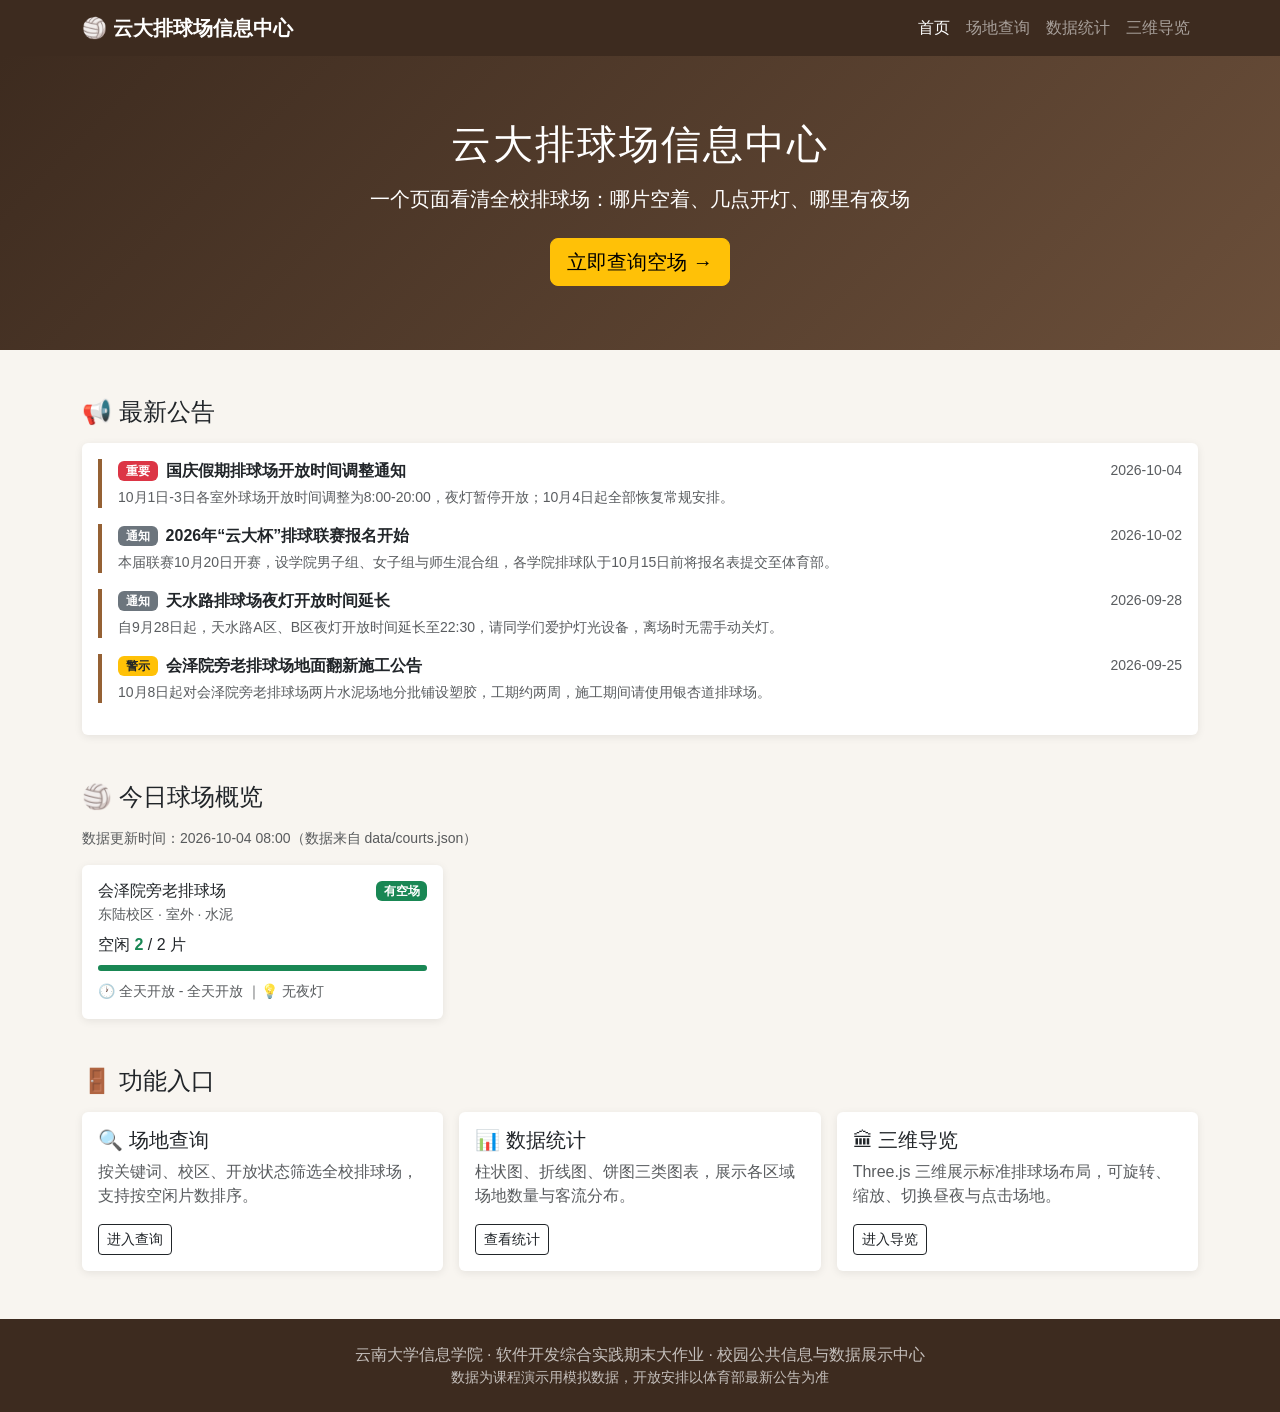
<file: index.html>
<!DOCTYPE html>
<html lang="zh-CN">
<head>
  <meta charset="UTF-8">
  <!-- 响应式适配手机的关键 meta 标签 -->
  <meta name="viewport" content="width=device-width, initial-scale=1.0">
  <title>云大排球场信息中心 - 首页</title>
  <link rel="stylesheet" href="libs/css/bootstrap.min.css">
  <link rel="stylesheet" href="css/style.css">
</head>
<body>
  <!-- ============ 导航栏（语义化：nav） ============ -->
  <nav class="navbar navbar-expand-lg navbar-dark fixed-top">
    <div class="container">
      <a class="navbar-brand" href="index.html">🏐 云大排球场信息中心</a>
      <button class="navbar-toggler" type="button" data-bs-toggle="collapse" data-bs-target="#mainNav"
              aria-controls="mainNav" aria-expanded="false" aria-label="切换导航">
        <span class="navbar-toggler-icon"></span>
      </button>
      <div class="collapse navbar-collapse" id="mainNav">
        <ul class="navbar-nav ms-auto">
          <li class="nav-item"><a class="nav-link active" href="index.html">首页</a></li>
          <li class="nav-item"><a class="nav-link" href="courts.html">场地查询</a></li>
          <li class="nav-item"><a class="nav-link" href="stats.html">数据统计</a></li>
          <li class="nav-item"><a class="nav-link" href="3d.html">三维导览</a></li>
        </ul>
      </div>
    </div>
  </nav>

  <!-- ============ 首页大标题区（语义化：header） ============ -->
  <header class="hero">
    <div class="container">
      <h1>云大排球场信息中心</h1>
      <p class="lead mt-3">一个页面看清全校排球场：哪片空着、几点开灯、哪里有夜场</p>
      <a href="courts.html" class="btn btn-warning btn-lg mt-2">立即查询空场 →</a>
    </div>
  </header>

  <!-- ============ 主体内容（语义化：main） ============ -->
  <main class="container my-5">

    <!-- 数据加载失败提示（错误提示之一） -->
    <div id="index-error" class="alert alert-danger error-alert" role="alert"></div>

    <!-- 公告栏 -->
    <section aria-labelledby="ann-title" class="mb-5">
      <h2 id="ann-title" class="h4 mb-3">📢 最新公告</h2>
      <div class="card"><div class="card-body" id="announcement-list">
        <div class="empty-tip">公告加载中…</div>
      </div></div>
    </section>

    <!-- 排球场概览卡片（只显示有空场的场地，最多6个） -->
    <section aria-labelledby="overview-title">
      <h2 id="overview-title" class="h4 mb-3">🏐 今日球场概览</h2>
      <p class="text-muted small">数据更新时间：<span id="update-time">加载中…</span>（数据来自 data/courts.json）</p>
      <div class="row g-3" id="overview-cards"></div>
    </section>

    <!-- 功能入口 -->
    <section aria-labelledby="entry-title" class="mt-5">
      <h2 id="entry-title" class="h4 mb-3">🚪 功能入口</h2>
      <div class="row g-3">
        <div class="col-md-4">
          <div class="card h-100"><div class="card-body">
            <h3 class="h5">🔍 场地查询</h3>
            <p class="text-muted">按关键词、校区、开放状态筛选全校排球场，支持按空闲片数排序。</p>
            <a href="courts.html" class="btn btn-outline-dark btn-sm">进入查询</a>
          </div></div>
        </div>
        <div class="col-md-4">
          <div class="card h-100"><div class="card-body">
            <h3 class="h5">📊 数据统计</h3>
            <p class="text-muted">柱状图、折线图、饼图三类图表，展示各区域场地数量与客流分布。</p>
            <a href="stats.html" class="btn btn-outline-dark btn-sm">查看统计</a>
          </div></div>
        </div>
        <div class="col-md-4">
          <div class="card h-100"><div class="card-body">
            <h3 class="h5">🏛 三维导览</h3>
            <p class="text-muted">Three.js 三维展示标准排球场布局，可旋转、缩放、切换昼夜与点击场地。</p>
            <a href="3d.html" class="btn btn-outline-dark btn-sm">进入导览</a>
          </div></div>
        </div>
      </div>
    </section>
  </main>

  <!-- ============ 页脚（语义化：footer） ============ -->
  <footer>
    <div class="container">
      <p class="mb-0">云南大学信息学院 · 软件开发综合实践期末大作业 · 校园公共信息与数据展示中心</p>
      <p class="mb-0 small">数据为课程演示用模拟数据，开放安排以体育部最新公告为准</p>
    </div>
  </footer>

  <script src="libs/js/jquery.min.js"></script>
  <script src="libs/js/bootstrap.bundle.min.js"></script>
  <script src="js/common.js"></script>
  <script src="js/index.js"></script>
</body>
</html>
</file>
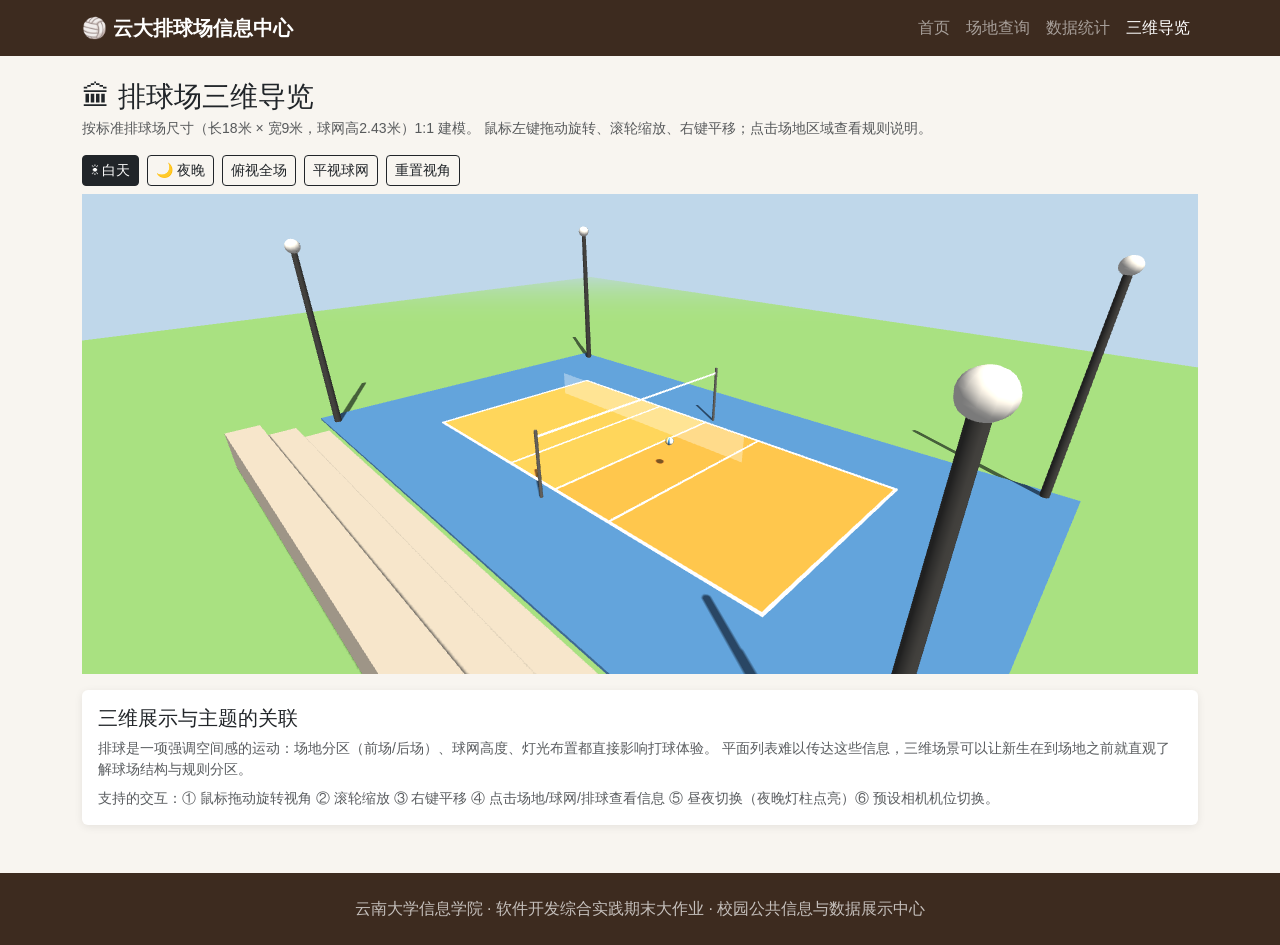
<file: 3d.html>
<!DOCTYPE html>
<html lang="zh-CN">
<head>
  <meta charset="UTF-8">
  <meta name="viewport" content="width=device-width, initial-scale=1.0">
  <title>云大排球场信息中心 - 三维导览</title>
  <link rel="stylesheet" href="libs/css/bootstrap.min.css">
  <link rel="stylesheet" href="css/style.css">
</head>
<body>
  <!-- ============ 导航栏 ============ -->
  <nav class="navbar navbar-expand-lg navbar-dark fixed-top">
    <div class="container">
      <a class="navbar-brand" href="index.html">🏐 云大排球场信息中心</a>
      <button class="navbar-toggler" type="button" data-bs-toggle="collapse" data-bs-target="#mainNav"
              aria-controls="mainNav" aria-expanded="false" aria-label="切换导航">
        <span class="navbar-toggler-icon"></span>
      </button>
      <div class="collapse navbar-collapse" id="mainNav">
        <ul class="navbar-nav ms-auto">
          <li class="nav-item"><a class="nav-link" href="index.html">首页</a></li>
          <li class="nav-item"><a class="nav-link" href="courts.html">场地查询</a></li>
          <li class="nav-item"><a class="nav-link" href="stats.html">数据统计</a></li>
          <li class="nav-item"><a class="nav-link active" href="3d.html">三维导览</a></li>
        </ul>
      </div>
    </div>
  </nav>

  <!-- ============ 主体：Three.js 排球场场景 ============ -->
  <main class="container my-4">
    <h1 class="h3 mb-1">🏛 排球场三维导览</h1>
    <p class="text-muted small mb-3">
      按标准排球场尺寸（长18米 × 宽9米，球网高2.43米）1:1 建模。
      鼠标左键拖动旋转、滚轮缩放、右键平移；点击场地区域查看规则说明。
    </p>

    <!-- 操作按钮（三维交互控制） -->
    <div class="mb-2 d-flex flex-wrap gap-2">
      <button id="btn-day" class="btn btn-outline-dark btn-sm active">☀ 白天</button>
      <button id="btn-night" class="btn btn-outline-dark btn-sm">🌙 夜晚</button>
      <button id="btn-top" class="btn btn-outline-dark btn-sm">俯视全场</button>
      <button id="btn-net" class="btn btn-outline-dark btn-sm">平视球网</button>
      <button id="btn-reset" class="btn btn-outline-dark btn-sm">重置视角</button>
    </div>

    <!-- 三维场景容器（WebGL 画布将插入此处） -->
    <div id="scene-container">
      <!-- 点击场地后显示的信息面板 -->
      <div id="court-info-panel" role="status">
        <button type="button" id="panel-close" class="btn-close btn-sm float-end" aria-label="关闭"></button>
        <h2 class="h6 mb-1" id="panel-title">-</h2>
        <p class="mb-0 small text-muted" id="panel-desc">-</p>
      </div>
    </div>

    <!-- 场景说明 -->
    <section class="card mt-3"><div class="card-body">
      <h2 class="h5">三维展示与主题的关联</h2>
      <p class="small mb-2 text-muted">
        排球是一项强调空间感的运动：场地分区（前场/后场）、球网高度、灯光布置都直接影响打球体验。
        平面列表难以传达这些信息，三维场景可以让新生在到场地之前就直观了解球场结构与规则分区。
      </p>
      <p class="small mb-0 text-muted">
        支持的交互：① 鼠标拖动旋转视角 ② 滚轮缩放 ③ 右键平移 ④ 点击场地/球网/排球查看信息
        ⑤ 昼夜切换（夜晚灯柱点亮）⑥ 预设相机机位切换。
      </p>
    </div></section>
  </main>

  <footer>
    <div class="container">
      <p class="mb-0">云南大学信息学院 · 软件开发综合实践期末大作业 · 校园公共信息与数据展示中心</p>
    </div>
  </footer>

  <script src="libs/js/jquery.min.js"></script>
  <script src="libs/js/bootstrap.bundle.min.js"></script>
  <script src="libs/js/three.min.js"></script>
  <script src="libs/js/OrbitControls.js"></script>
  <script src="js/scene3d.js"></script>
</body>
</html>
</file>
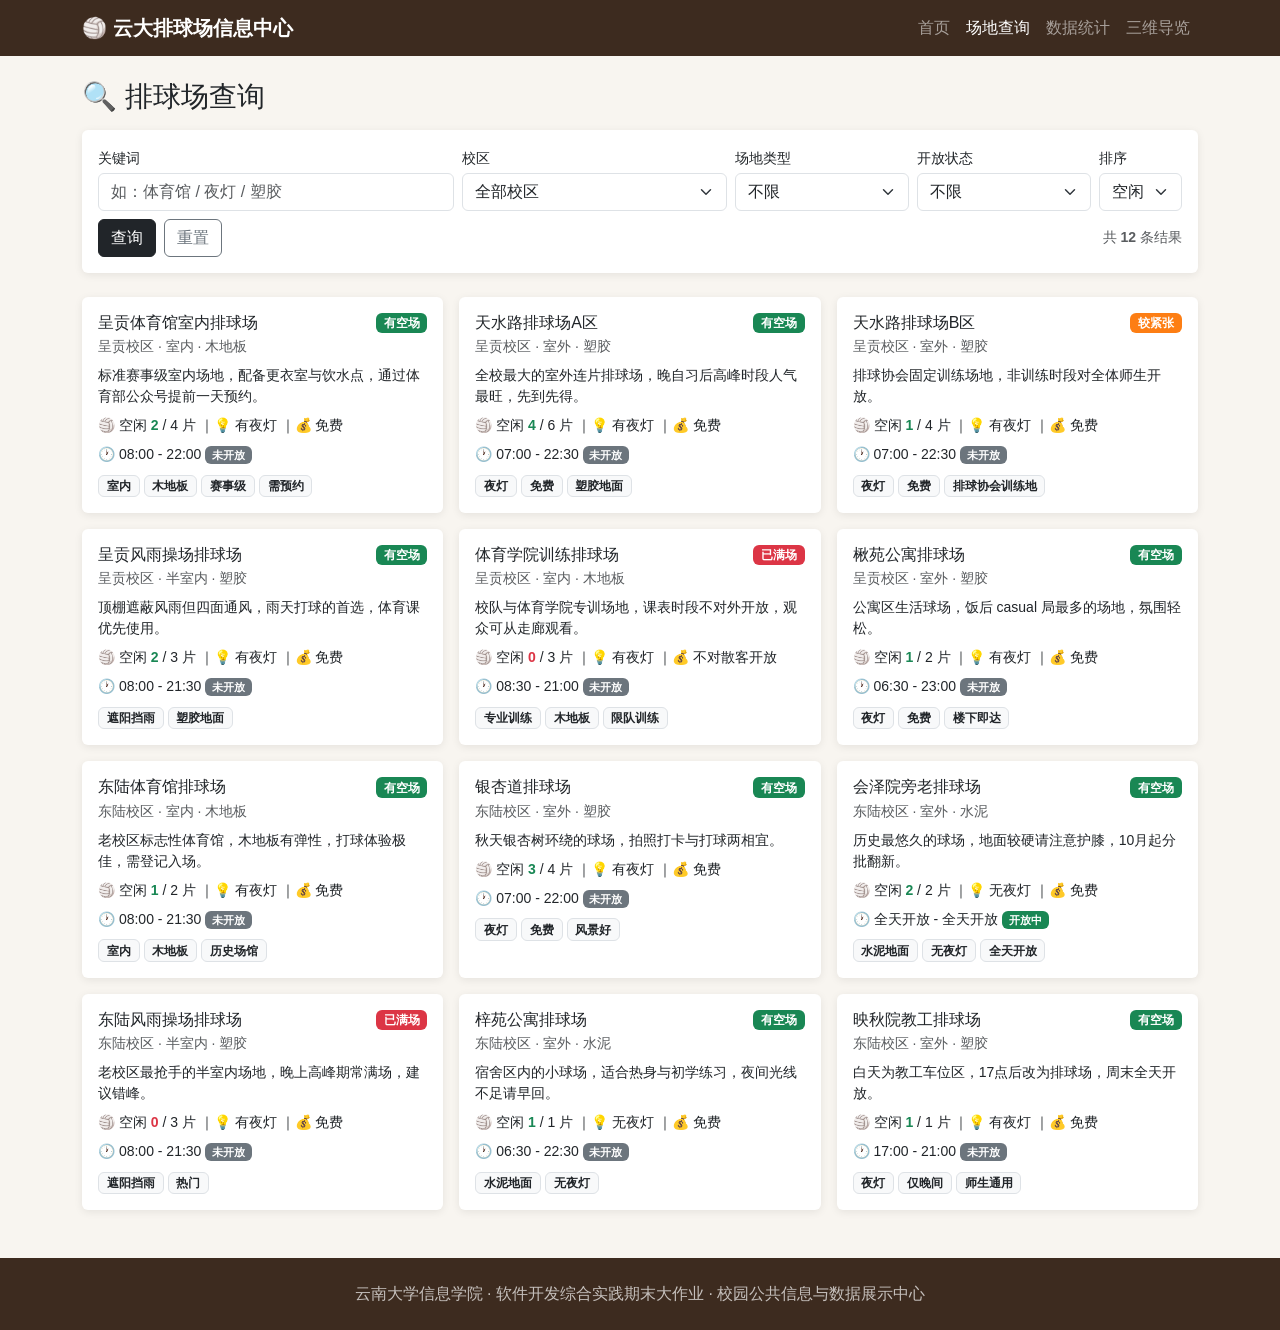
<file: courts.html>
<!DOCTYPE html>
<html lang="zh-CN">
<head>
  <meta charset="UTF-8">
  <meta name="viewport" content="width=device-width, initial-scale=1.0">
  <title>云大排球场信息中心 - 场地查询</title>
  <link rel="stylesheet" href="libs/css/bootstrap.min.css">
  <link rel="stylesheet" href="css/style.css">
</head>
<body>
  <!-- ============ 导航栏 ============ -->
  <nav class="navbar navbar-expand-lg navbar-dark fixed-top">
    <div class="container">
      <a class="navbar-brand" href="index.html">🏐 云大排球场信息中心</a>
      <button class="navbar-toggler" type="button" data-bs-toggle="collapse" data-bs-target="#mainNav"
              aria-controls="mainNav" aria-expanded="false" aria-label="切换导航">
        <span class="navbar-toggler-icon"></span>
      </button>
      <div class="collapse navbar-collapse" id="mainNav">
        <ul class="navbar-nav ms-auto">
          <li class="nav-item"><a class="nav-link" href="index.html">首页</a></li>
          <li class="nav-item"><a class="nav-link active" href="courts.html">场地查询</a></li>
          <li class="nav-item"><a class="nav-link" href="stats.html">数据统计</a></li>
          <li class="nav-item"><a class="nav-link" href="3d.html">三维导览</a></li>
        </ul>
      </div>
    </div>
  </nav>

  <!-- ============ 主体：查询表单 + 结果列表 ============ -->
  <main class="container my-4">
    <h1 class="h3 mb-3">🔍 排球场查询</h1>

    <!-- 数据加载失败提示 -->
    <div id="courts-error" class="alert alert-danger error-alert" role="alert"></div>

    <!-- 查询表单（交互模块：搜索 + 筛选 + 排序） -->
    <section aria-label="查询条件" class="card mb-4">
      <div class="card-body">
        <form id="query-form" class="row g-2" novalidate>
          <!-- 关键词搜索：仅允许中文、字母、数字，防止非法字符 -->
          <div class="col-12 col-md-4">
            <label for="kw" class="form-label small mb-1">关键词</label>
            <input type="text" id="kw" class="form-control" maxlength="20"
                   placeholder="如：体育馆 / 夜灯 / 塑胶">
            <div class="invalid-feedback">关键词只能包含中文、字母、数字，且不超过20字</div>
          </div>
          <!-- 校区筛选 -->
          <div class="col-6 col-md-3">
            <label for="campus" class="form-label small mb-1">校区</label>
            <select id="campus" class="form-select">
              <option value="">全部校区</option>
              <option value="东陆校区">东陆校区</option>
              <option value="呈贡校区">呈贡校区</option>
            </select>
          </div>
          <!-- 场地类型筛选 -->
          <div class="col-6 col-md-2">
            <label for="type" class="form-label small mb-1">场地类型</label>
            <select id="type" class="form-select">
              <option value="">不限</option>
              <option value="室内">室内</option>
              <option value="半室内">半室内</option>
              <option value="室外">室外</option>
            </select>
          </div>
          <!-- 开放状态筛选 -->
          <div class="col-6 col-md-2">
            <label for="opennow" class="form-label small mb-1">开放状态</label>
            <select id="opennow" class="form-select">
              <option value="">不限</option>
              <option value="yes">仅看当前开放</option>
            </select>
          </div>
          <!-- 排序 -->
          <div class="col-6 col-md-1">
            <label for="sort" class="form-label small mb-1">排序</label>
            <select id="sort" class="form-select">
              <option value="free">空闲多→少</option>
              <option value="count">片数多→少</option>
              <option value="name">名称 A→Z</option>
            </select>
          </div>
          <div class="col-6 col-md-12 d-flex align-items-end gap-2">
            <button type="submit" class="btn btn-dark">查询</button>
            <button type="reset" id="reset-btn" class="btn btn-outline-secondary">重置</button>
            <span class="ms-auto text-muted small align-self-center">共 <strong id="result-count">0</strong> 条结果</span>
          </div>
        </form>
      </div>
    </section>

    <!-- 结果列表 -->
    <section aria-label="查询结果">
      <div class="row g-3" id="court-list"></div>
      <!-- 查询结果为空的提示 -->
      <div id="empty-tip" class="empty-tip" style="display:none">
        <p class="h5">😕 没有符合条件的排球场</p>
        <p class="small">请尝试减少筛选条件，或清空关键词后重新查询。</p>
      </div>
    </section>
  </main>

  <footer>
    <div class="container">
      <p class="mb-0">云南大学信息学院 · 软件开发综合实践期末大作业 · 校园公共信息与数据展示中心</p>
    </div>
  </footer>

  <script src="libs/js/jquery.min.js"></script>
  <script src="libs/js/bootstrap.bundle.min.js"></script>
  <script src="js/common.js"></script>
  <script src="js/courts.js"></script>
</body>
</html>
</file>
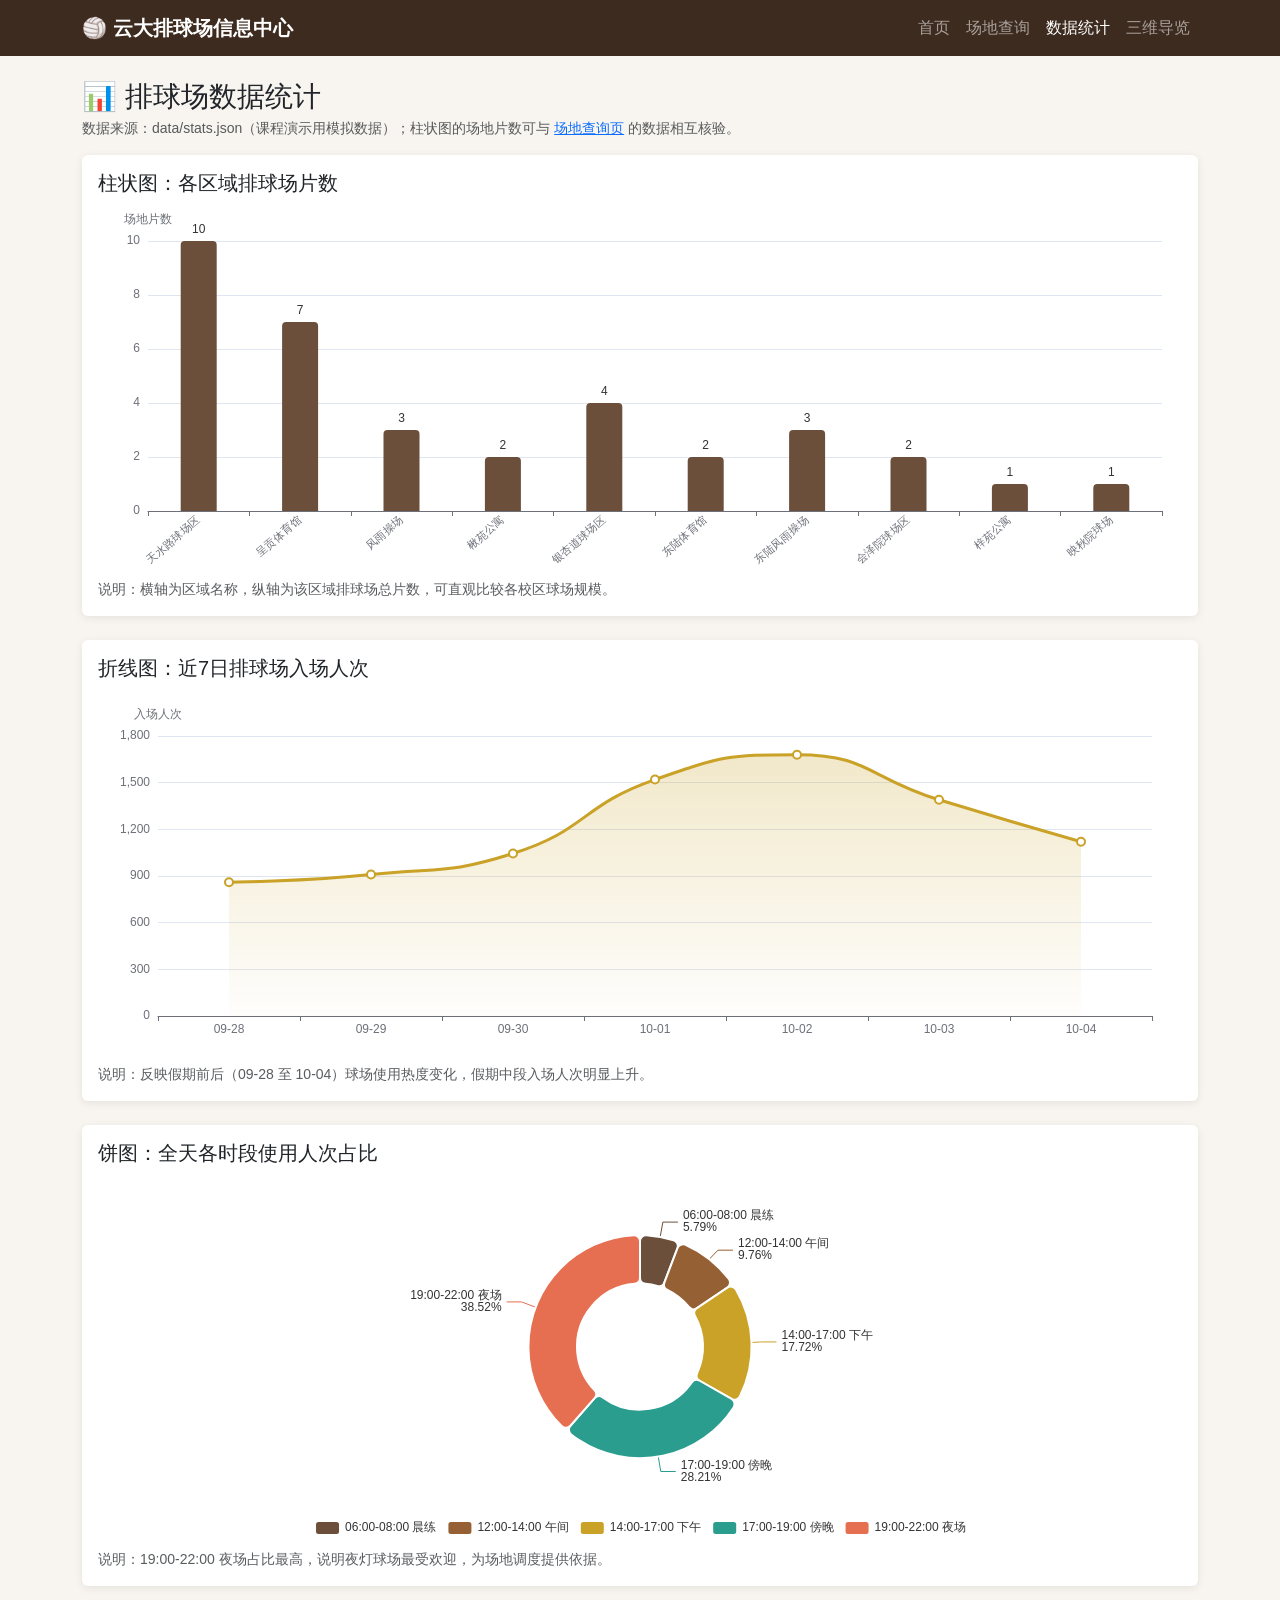
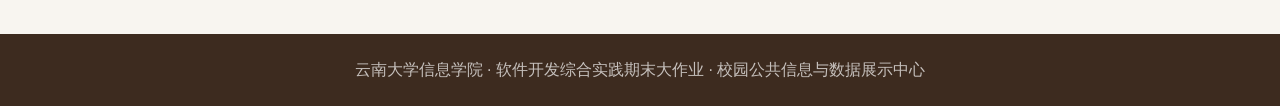
<file: stats.html>
<!DOCTYPE html>
<html lang="zh-CN">
<head>
  <meta charset="UTF-8">
  <meta name="viewport" content="width=device-width, initial-scale=1.0">
  <title>云大排球场信息中心 - 数据统计</title>
  <link rel="stylesheet" href="libs/css/bootstrap.min.css">
  <link rel="stylesheet" href="css/style.css">
</head>
<body>
  <!-- ============ 导航栏 ============ -->
  <nav class="navbar navbar-expand-lg navbar-dark fixed-top">
    <div class="container">
      <a class="navbar-brand" href="index.html">🏐 云大排球场信息中心</a>
      <button class="navbar-toggler" type="button" data-bs-toggle="collapse" data-bs-target="#mainNav"
              aria-controls="mainNav" aria-expanded="false" aria-label="切换导航">
        <span class="navbar-toggler-icon"></span>
      </button>
      <div class="collapse navbar-collapse" id="mainNav">
        <ul class="navbar-nav ms-auto">
          <li class="nav-item"><a class="nav-link" href="index.html">首页</a></li>
          <li class="nav-item"><a class="nav-link" href="courts.html">场地查询</a></li>
          <li class="nav-item"><a class="nav-link active" href="stats.html">数据统计</a></li>
          <li class="nav-item"><a class="nav-link" href="3d.html">三维导览</a></li>
        </ul>
      </div>
    </div>
  </nav>

  <!-- ============ 主体：三类图表 ============ -->
  <main class="container my-4">
    <h1 class="h3 mb-1">📊 排球场数据统计</h1>
    <p class="text-muted small mb-3">
      数据来源：data/stats.json（课程演示用模拟数据）；柱状图的场地片数可与
      <a href="courts.html">场地查询页</a> 的数据相互核验。
    </p>

    <!-- 数据加载失败提示 -->
    <div id="stats-error" class="alert alert-danger error-alert" role="alert"></div>

    <!-- 图表1：柱状图 - 各区域场地片数 -->
    <section aria-labelledby="bar-title" class="card mb-4">
      <div class="card-body">
        <h2 id="bar-title" class="h5 mb-3">柱状图：各区域排球场片数</h2>
        <div id="chart-bar" class="chart-box"></div>
        <p class="text-muted small mb-0 mt-2">说明：横轴为区域名称，纵轴为该区域排球场总片数，可直观比较各校区球场规模。</p>
      </div>
    </section>

    <!-- 图表2：折线图 - 近7日客流 -->
    <section aria-labelledby="line-title" class="card mb-4">
      <div class="card-body">
        <h2 id="line-title" class="h5 mb-3">折线图：近7日排球场入场人次</h2>
        <div id="chart-line" class="chart-box"></div>
        <p class="text-muted small mb-0 mt-2">说明：反映假期前后（09-28 至 10-04）球场使用热度变化，假期中段入场人次明显上升。</p>
      </div>
    </section>

    <!-- 图表3：饼图 - 时段使用占比 -->
    <section aria-labelledby="pie-title" class="card mb-4">
      <div class="card-body">
        <h2 id="pie-title" class="h5 mb-3">饼图：全天各时段使用人次占比</h2>
        <div id="chart-pie" class="chart-box"></div>
        <p class="text-muted small mb-0 mt-2">说明：19:00-22:00 夜场占比最高，说明夜灯球场最受欢迎，为场地调度提供依据。</p>
      </div>
    </section>
  </main>

  <footer>
    <div class="container">
      <p class="mb-0">云南大学信息学院 · 软件开发综合实践期末大作业 · 校园公共信息与数据展示中心</p>
    </div>
  </footer>

  <script src="libs/js/jquery.min.js"></script>
  <script src="libs/js/bootstrap.bundle.min.js"></script>
  <script src="libs/js/echarts.min.js"></script>
  <script src="js/common.js"></script>
  <script src="js/stats.js"></script>
</body>
</html>
</file>
<file: css/style.css>
/* ============================================
   云大排球场信息中心 - 公共样式
   ============================================ */

/* 主题色变量：以云大红为主色调 */
:root {
  --yun-green: #956134;        /* 云大棕金 */
  --yun-dark: #3d2b1f;
  --yun-light: #f8f5f0;
}

body {
  background-color: var(--yun-light);
  /* 为固定导航栏留出空间 */
  padding-top: 56px;
  font-family: "Microsoft YaHei", "PingFang SC", sans-serif;
}

/* 导航栏 */
.navbar {
  background-color: var(--yun-dark) !important;
}
.navbar-brand { font-weight: bold; }

/* 首页大标题区 */
.hero {
  background: linear-gradient(135deg, #3d2b1f 0%, #6b4f3a 100%);
  color: #fff;
  padding: 4rem 1rem;
  text-align: center;
}
.hero h1 { letter-spacing: 2px; }

/* 卡片阴影 */
.card {
  border: none;
  box-shadow: 0 2px 8px rgba(0, 0, 0, 0.08);
  transition: transform 0.2s;
}
.card:hover { transform: translateY(-3px); }

/* 场地状态徽章 */
.badge-open    { background-color: #198754; }
.badge-crowded { background-color: #fd7e14; }
.badge-full    { background-color: #dc3545; }

/* 公告列表 */
.announcement-item {
  border-left: 4px solid var(--yun-green);
  padding-left: 1rem;
  margin-bottom: 1rem;
}

/* 页脚 */
footer {
  background-color: var(--yun-dark);
  color: rgba(255, 255, 255, 0.7);
  padding: 1.5rem 0;
  margin-top: 3rem;
  text-align: center;
}

/* 错误提示区域 */
.error-alert { display: none; }

/* 空状态提示 */
.empty-tip {
  text-align: center;
  color: #999;
  padding: 2rem 0;
}

/* 三维场景容器 */
#scene-container {
  width: 100%;
  height: 480px;
  background: #e8e4dd;
  border-radius: 0.5rem;
  position: relative;
  touch-action: none; /* 防止触屏拖动冲突 */
}

/* 统计图表容器 */
.chart-box {
  width: 100%;
  height: 360px;
}

/* 三维页信息面板 */
#court-info-panel {
  position: absolute;
  top: 12px;
  left: 12px;
  background: rgba(255, 255, 255, 0.92);
  border-radius: 0.5rem;
  padding: 0.75rem 1rem;
  max-width: 280px;
  box-shadow: 0 2px 8px rgba(0, 0, 0, 0.15);
  display: none;
  z-index: 10;
}

/* 移动端适配：缩小首页标题 */
@media (max-width: 576px) {
  .hero { padding: 2.5rem 1rem; }
  .hero h1 { font-size: 1.6rem; }
  #scene-container { height: 320px; }
}
</file>
